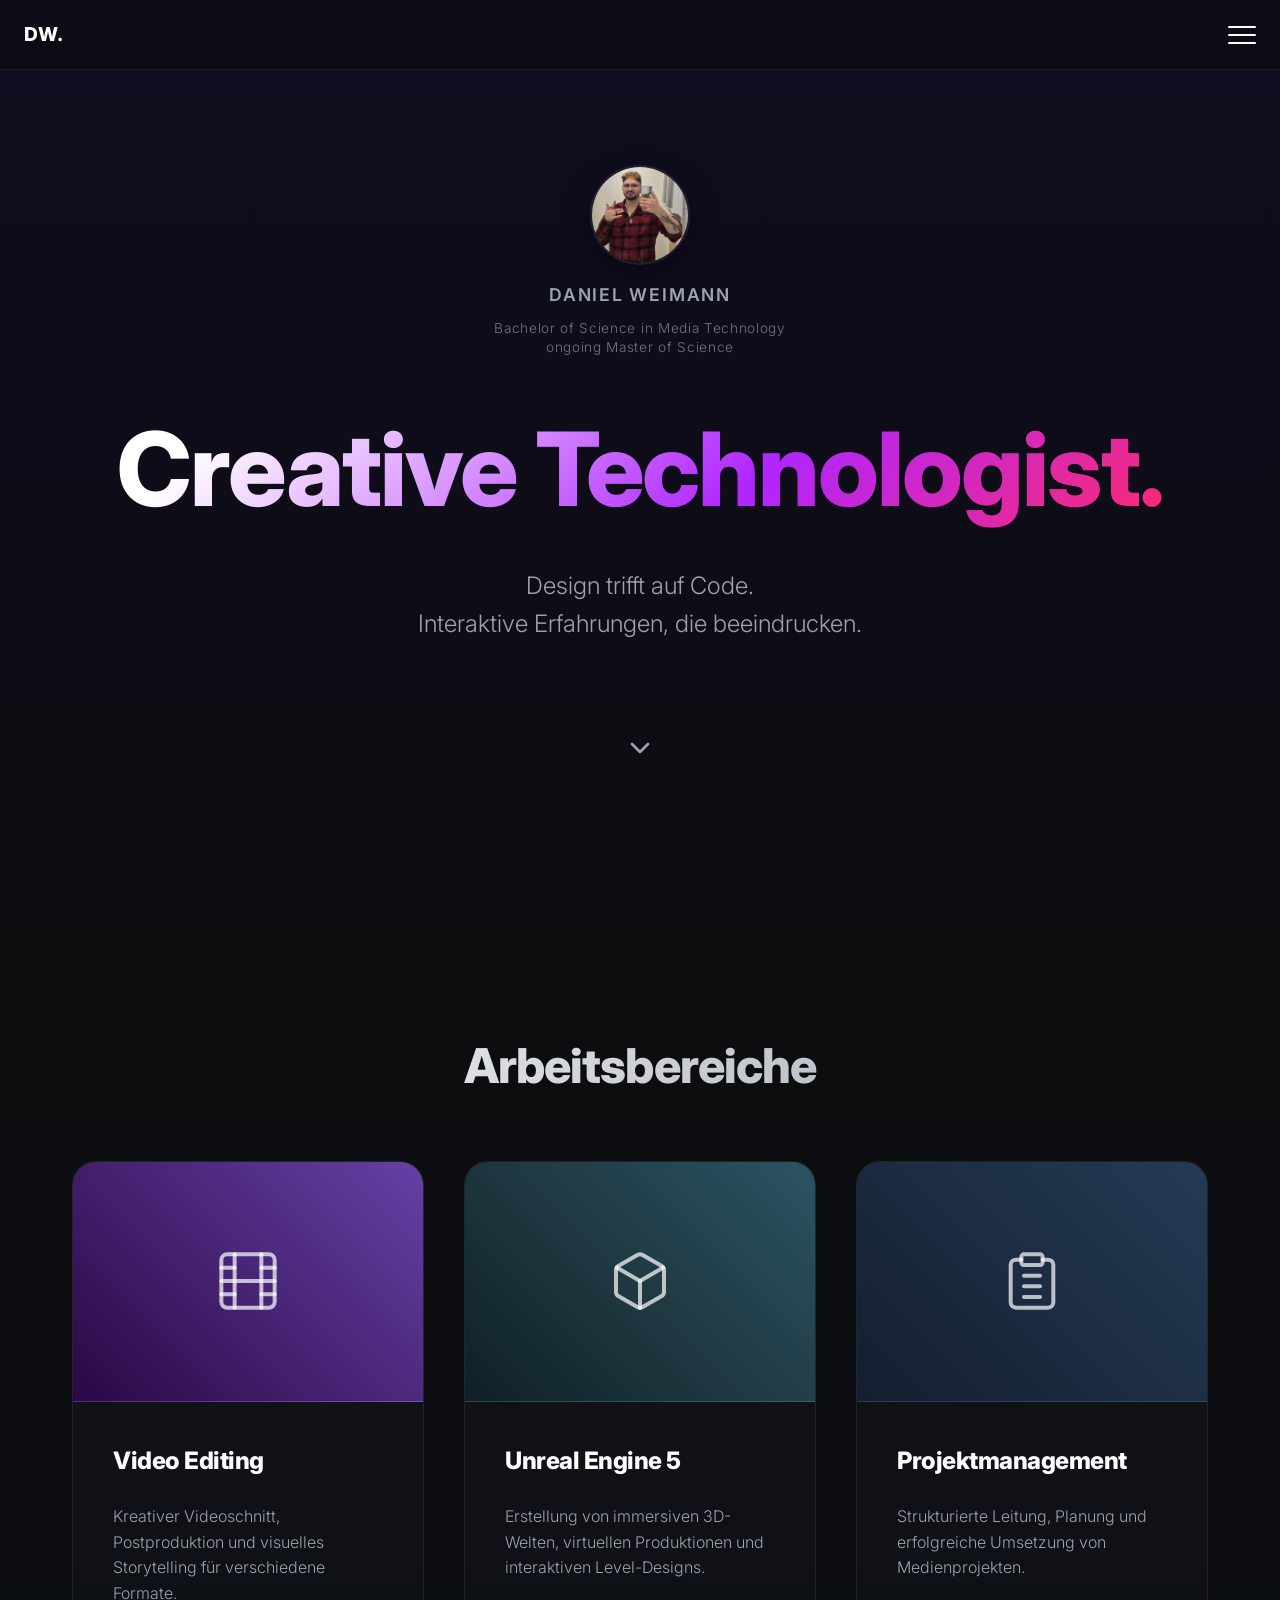
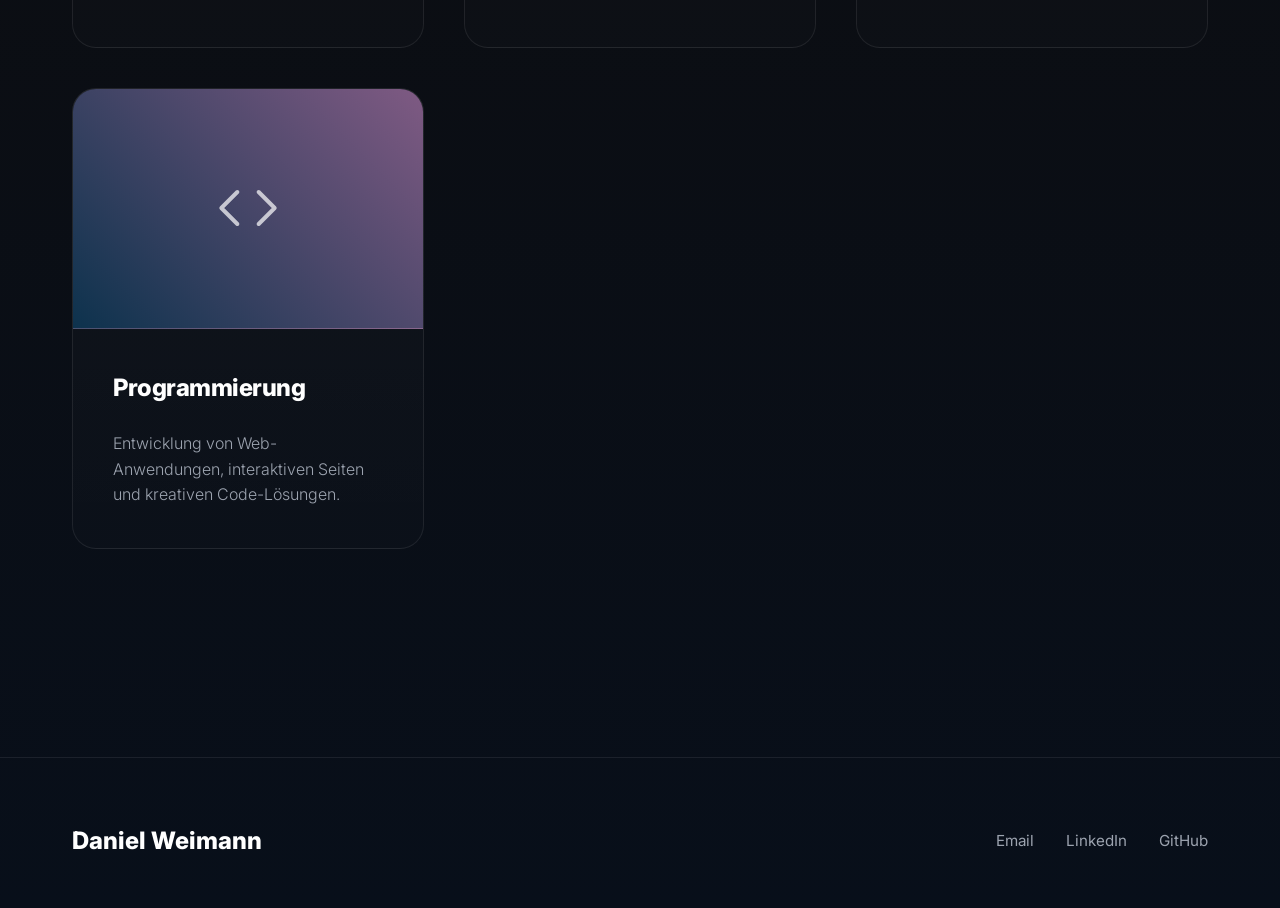
<file: index.html>
<!DOCTYPE html>
<html lang="de">

<head>
    <meta charset="UTF-8">
    <meta name="viewport" content="width=device-width, initial-scale=1.0">
    <title>Portfolio | Daniel Weimann</title>
    <meta name="description" content="Portfolio of a Creative Technologist">
    <meta name="theme-color" content="#080f1a">
    <meta name="color-scheme" content="dark">
    <link rel="preconnect" href="https://fonts.googleapis.com">
    <link rel="preconnect" href="https://fonts.gstatic.com" crossorigin>
    <link href="https://fonts.googleapis.com/css2?family=Inter:wght@300;400;600;800&display=swap" rel="stylesheet">
    <link rel="stylesheet" href="style.css?v=1.17">
</head>

<body>
    <!-- Navigation -->
    <header class="header">
        <a href="index.html" class="logo">DW.</a>
        <div class="menu-toggle" id="mobile-menu">
            <span class="bar"></span>
            <span class="bar"></span>
            <span class="bar"></span>
        </div>
        <nav class="nav-menu">
            <ul>
                <li><a href="index.html" class="nav-link">Home</a></li>
                <li><a href="index.html#projects" class="nav-link">Projects</a></li>
                <li><a href="contact.html" class="nav-link">Contact</a></li>
            </ul>
        </nav>
    </header>

    <div class="blob blob-1"></div>
    <div class="blob blob-2"></div>

    <main>
        <!-- Hero Section -->
        <section id="hero" class="hero hidden">
            <div class="container hero-content">
                <div class="profile-container">
                    <img src="Bilder/daniel-profilbild.jpg" alt="Daniel Weimann" class="profile-image">
                    <div class="profile-text">
                        <div class="profile-name">Daniel Weimann</div>
                        <div class="profile-degree">Bachelor of Science in Media Technology<br>ongoing Master of Science
                        </div>
                    </div>
                </div>
                <h1 class="hero-title">Creative Technologist.</h1>
                <p class="hero-subtitle">Design trifft auf Code.<br>Interaktive Erfahrungen, die beeindrucken.</p>
                <!-- Scroll indicator -->
                <div class="scroll-indicator">
                    <svg width="32" height="32" viewBox="0 0 24 24" fill="none" stroke="currentColor" stroke-width="2" stroke-linecap="round" stroke-linejoin="round"> <polyline points="6 9 12 15 18 9"></polyline> </svg>
                </div>
            </div>
        </section>


        <!-- Arbeitsbereiche Section -->
        <section id="projects" class="projects-section hidden">
            <div class="container">
                <h2 class="section-title">Arbeitsbereiche</h2>
                <div class="projects-grid">
                    
                    <!-- Card 1: Video Editing -->
                    <div class="project-card glass-panel interactive-card" tabindex="0">
                        <!-- Front View -->
                        <div class="card-front">
                            <div class="card-image-placeholder" style="background: linear-gradient(45deg, #2a0845, #6441A5);">
                                <svg viewBox="0 0 24 24" fill="none" stroke="currentColor" stroke-width="1.5" stroke-linecap="round" stroke-linejoin="round" class="card-icon"> <rect x="2" y="2" width="20" height="20" rx="2.18" ry="2.18"></rect> <line x1="7" y1="2" x2="7" y2="22"></line> <line x1="17" y1="2" x2="17" y2="22"></line> <line x1="2" y1="12" x2="22" y2="12"></line> <line x1="2" y1="7" x2="7" y2="7"></line> <line x1="2" y1="17" x2="7" y2="17"></line> <line x1="17" y1="17" x2="22" y2="17"></line> <line x1="17" y1="7" x2="22" y2="7"></line> </svg>
                            </div>
                            <div class="card-content">
                                <h3>Video Editing</h3>
                                <p>Kreativer Videoschnitt, Postproduktion und visuelles Storytelling für verschiedene Formate.</p>
                            </div>
                        </div>
                        <!-- Details View -->
                        <div class="card-details">
                            <div class="details-header">
                                <h3>Video Editing</h3>
                                <button class="back-btn" aria-label="Zurück">
                                    <svg viewBox="0 0 24 24" fill="none" stroke="currentColor" stroke-width="2" stroke-linecap="round" stroke-linejoin="round"><line x1="18" y1="6" x2="6" y2="18"></line><line x1="6" y1="6" x2="18" y2="18"></line></svg>
                                </button>
                            </div>
                            <div class="details-links">
                                <a href="content-creation.html" class="detail-link">
                                    <span>Content Creation / Social Media</span>
                                    <svg viewBox="0 0 24 24" fill="none" stroke="currentColor" stroke-width="2" stroke-linecap="round" stroke-linejoin="round"><line x1="5" y1="12" x2="19" y2="12"></line><polyline points="12 5 19 12 12 19"></polyline></svg>
                                </a>
                                <a href="commercial-video.html" class="detail-link">
                                    <span>Commercial Video / Brand Content / B2B Imagefilme</span>
                                    <svg viewBox="0 0 24 24" fill="none" stroke="currentColor" stroke-width="2" stroke-linecap="round" stroke-linejoin="round"><line x1="5" y1="12" x2="19" y2="12"></line><polyline points="12 5 19 12 12 19"></polyline></svg>
                                </a>
                            </div>
                        </div>
                    </div>

                    <!-- Card 2: Unreal Engine 5 -->
                    <div class="project-card glass-panel interactive-card" tabindex="0">
                        <!-- Front View -->
                        <div class="card-front">
                            <div class="card-image-placeholder" style="background: linear-gradient(45deg, #0f2027, #203a43, #2c5364);">
                                <svg viewBox="0 0 24 24" fill="none" stroke="currentColor" stroke-width="1.5" stroke-linecap="round" stroke-linejoin="round" class="card-icon"> <path d="M21 16V8a2 2 0 0 0-1-1.73l-7-4a2 2 0 0 0-2 0l-7 4A2 2 0 0 0 3 8v8a2 2 0 0 0 1 1.73l7 4a2 2 0 0 0 2 0l7-4A2 2 0 0 0 21 16z"></path> <polyline points="3.27 6.96 12 12.01 20.73 6.96"></polyline> <line x1="12" y1="22.08" x2="12" y2="12"></line> </svg>
                            </div>
                            <div class="card-content">
                                <h3>Unreal Engine 5</h3>
                                <p>Erstellung von immersiven 3D-Welten, virtuellen Produktionen und interaktiven Level-Designs.</p>
                            </div>
                        </div>
                        <!-- Details View -->
                        <div class="card-details">
                            <div class="details-header">
                                <h3>Unreal Engine 5</h3>
                                <button class="back-btn" aria-label="Zurück">
                                    <svg viewBox="0 0 24 24" fill="none" stroke="currentColor" stroke-width="2" stroke-linecap="round" stroke-linejoin="round"><line x1="18" y1="6" x2="6" y2="18"></line><line x1="6" y1="6" x2="18" y2="18"></line></svg>
                                </button>
                            </div>
                            <div class="details-links">
                                <a href="unreal-artist.html" class="detail-link">
                                    <span>Unreal Engine Artist / Level Builder</span>
                                    <svg viewBox="0 0 24 24" fill="none" stroke="currentColor" stroke-width="2" stroke-linecap="round" stroke-linejoin="round"><line x1="5" y1="12" x2="19" y2="12"></line><polyline points="12 5 19 12 12 19"></polyline></svg>
                                </a>
                                <a href="unreal-operator.html" class="detail-link">
                                    <span>Unreal Engine Operator</span>
                                    <svg viewBox="0 0 24 24" fill="none" stroke="currentColor" stroke-width="2" stroke-linecap="round" stroke-linejoin="round"><line x1="5" y1="12" x2="19" y2="12"></line><polyline points="12 5 19 12 12 19"></polyline></svg>
                                </a>
                            </div>
                        </div>
                    </div>

                    <!-- Card 3: Projektmanagement (Simple Link) -->
                    <a href="projektmanagement.html" class="project-card glass-panel simple-link-card">
                        <div class="card-front">
                            <div class="card-image-placeholder" style="background: linear-gradient(45deg, #141e30, #243b55);">
                                <svg viewBox="0 0 24 24" fill="none" stroke="currentColor" stroke-width="1.5" stroke-linecap="round" stroke-linejoin="round" class="card-icon"> <path d="M16 4h2a2 2 0 0 1 2 2v14a2 2 0 0 1-2 2H6a2 2 0 0 1-2-2V6a2 2 0 0 1 2-2h2"></path> <rect x="8" y="2" width="8" height="4" rx="1" ry="1"></rect> <path d="M9 14h6"></path> <path d="M9 18h6"></path> <path d="M9 10h6"></path> </svg>
                            </div>
                            <div class="card-content">
                                <h3>Projektmanagement</h3>
                                <p>Strukturierte Leitung, Planung und erfolgreiche Umsetzung von Medienprojekten.</p>
                            </div>
                        </div>
                    </a>

                    <!-- Card 4: Programmierung -->
                    <div class="project-card glass-panel interactive-card" tabindex="0">
                        <!-- Front View -->
                        <div class="card-front">
                            <div class="card-image-placeholder" style="background: linear-gradient(45deg, #0d324d, #7f5a83);">
                                <svg viewBox="0 0 24 24" fill="none" stroke="currentColor" stroke-width="1.5" stroke-linecap="round" stroke-linejoin="round" class="card-icon"> <polyline points="16 18 22 12 16 6"></polyline> <polyline points="8 6 2 12 8 18"></polyline> </svg>
                            </div>
                            <div class="card-content">
                                <h3>Programmierung</h3>
                                <p>Entwicklung von Web-Anwendungen, interaktiven Seiten und kreativen Code-Lösungen.</p>
                            </div>
                        </div>
                        <!-- Details View -->
                        <div class="card-details">
                            <div class="details-header">
                                <h3>Programmierung</h3>
                                <button class="back-btn" aria-label="Zurück">
                                    <svg viewBox="0 0 24 24" fill="none" stroke="currentColor" stroke-width="2" stroke-linecap="round" stroke-linejoin="round"><line x1="18" y1="6" x2="6" y2="18"></line><line x1="6" y1="6" x2="18" y2="18"></line></svg>
                                </button>
                            </div>
                            <div class="details-links">
                                <a href="programming-website.html" class="detail-link">
                                    <span>Portfolio Website</span>
                                    <svg viewBox="0 0 24 24" fill="none" stroke="currentColor" stroke-width="2" stroke-linecap="round" stroke-linejoin="round"><line x1="5" y1="12" x2="19" y2="12"></line><polyline points="12 5 19 12 12 19"></polyline></svg>
                                </a>
                                <a href="programming-minecraft.html" class="detail-link">
                                    <span>Minecraft Mod (Python)</span>
                                    <svg viewBox="0 0 24 24" fill="none" stroke="currentColor" stroke-width="2" stroke-linecap="round" stroke-linejoin="round"><line x1="5" y1="12" x2="19" y2="12"></line><polyline points="12 5 19 12 12 19"></polyline></svg>
                                </a>
                            </div>
                        </div>
                    </div>

                </div>
            </div>
        </section>


    </main>

    <!-- Footer -->
    <footer class="site-footer hidden">
        <div class="container footer-content">
            <div class="footer-logo">Daniel Weimann</div>
            <div class="footer-links">
                <a href="contact.html">Email</a>
                <a href="https://www.linkedin.com/in/daniel-weimann-7b45323ba/" target="_blank"
                    rel="noopener noreferrer">LinkedIn</a>
                <a href="#">GitHub</a>
            </div>
        </div>
    </footer>

    <script src="script.js?v=1.17"></script>
</body>

</html>
</file>
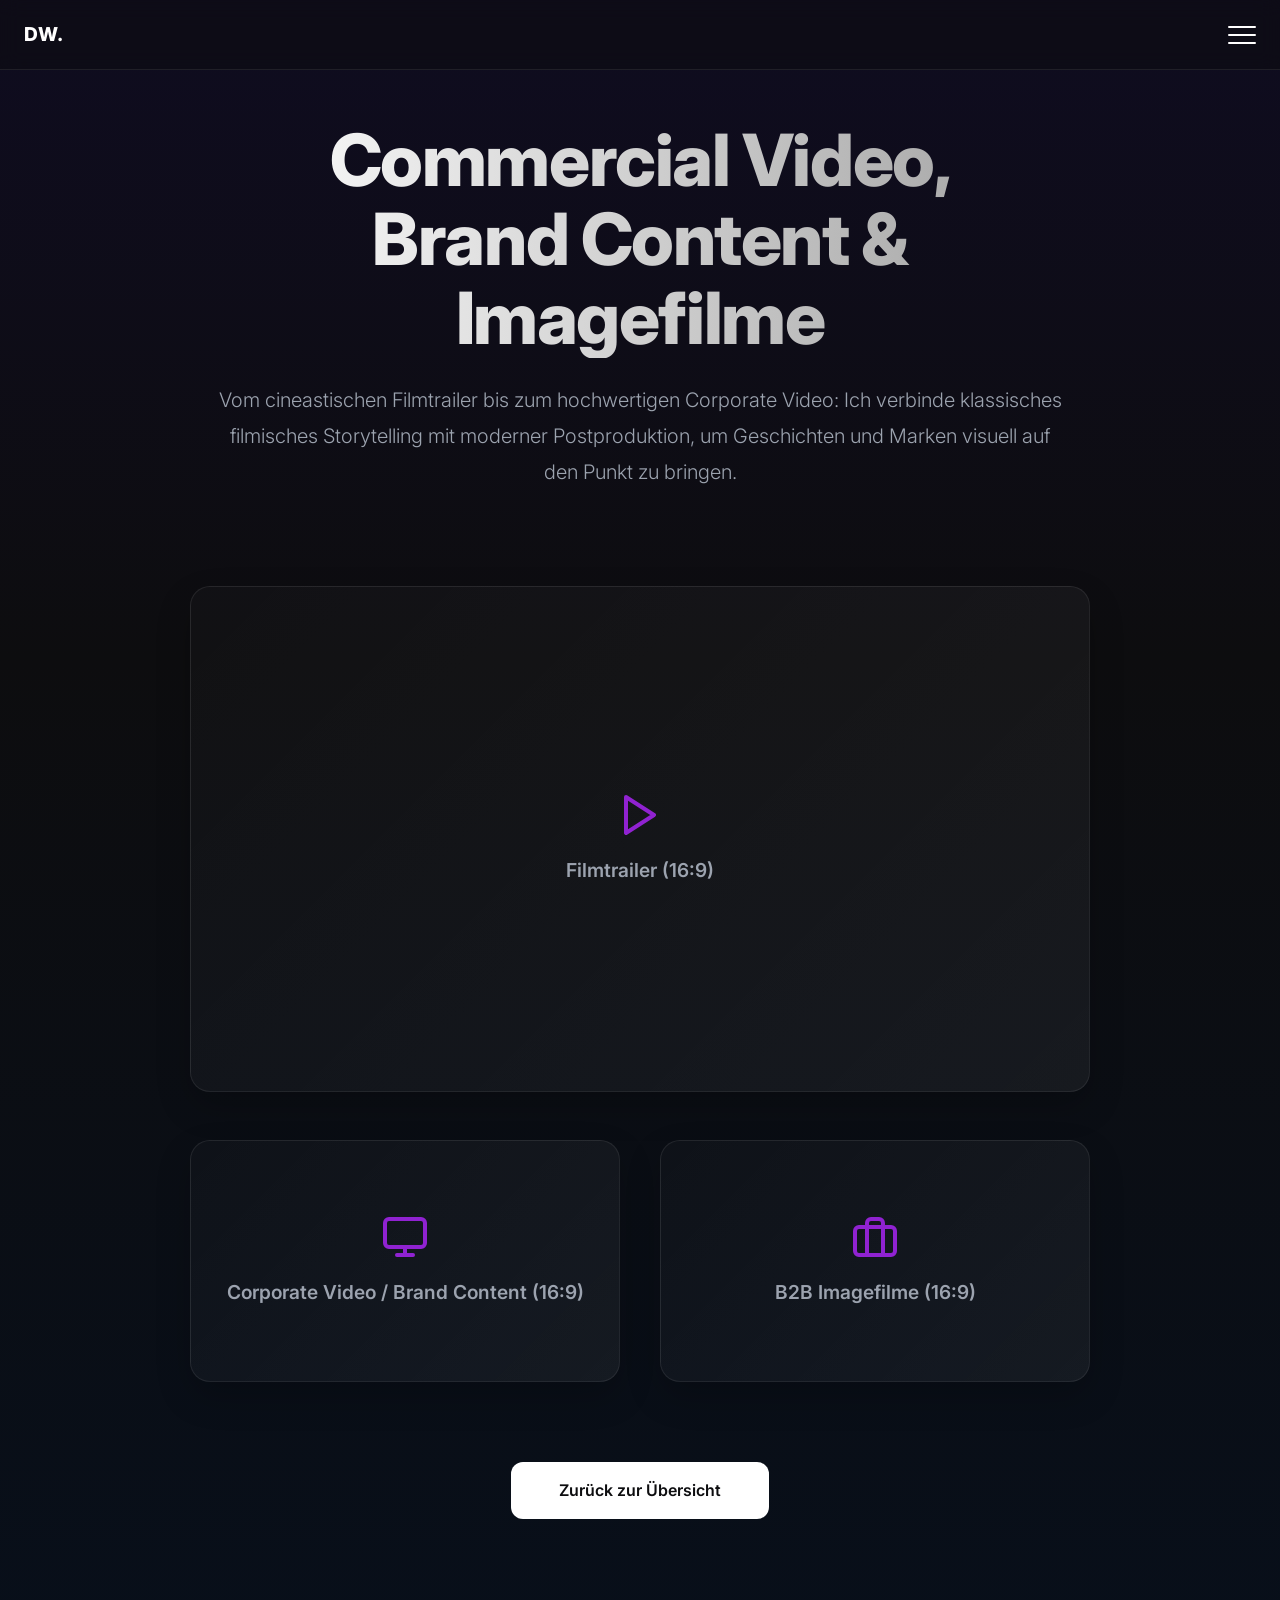
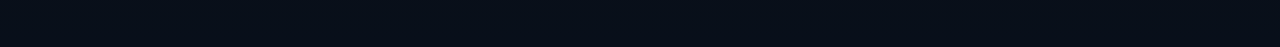
<file: commercial-video.html>
<!DOCTYPE html>
<html lang="de">

<head>
    <meta charset="UTF-8">
    <meta name="viewport" content="width=device-width, initial-scale=1.0">
    <title>Details | Daniel Weimann</title>
    <meta name="theme-color" content="#080f1a">
    <link rel="preconnect" href="https://fonts.googleapis.com">
    <link rel="preconnect" href="https://fonts.gstatic.com" crossorigin>
    <link href="https://fonts.googleapis.com/css2?family=Inter:wght@300;400;600;800&display=swap" rel="stylesheet">
    <link rel="stylesheet" href="style.css?v=1.13">
</head>

<body class="centered-layout">
    <!-- Navigation -->
    <header class="header">
        <a href="index.html" class="logo">DW.</a>
        <div class="menu-toggle" id="mobile-menu">
            <span class="bar"></span>
            <span class="bar"></span>
            <span class="bar"></span>
        </div>
        <nav class="nav-menu">
            <ul>
                <li><a href="index.html" class="nav-link">Home</a></li>
                <li><a href="index.html#projects" class="nav-link">Arbeitsbereiche</a></li>
                <li><a href="contact.html" class="nav-link">Contact</a></li>
            </ul>
        </nav>
    </header>

    <div class="blob blob-1"></div>
    <div class="blob blob-2"></div>

    <main>
        <section class="detail-hero">
            <h1 class="detail-title">Commercial Video,<br>Brand Content & Imagefilme</h1>
            <p class="detail-subtitle">Vom cineastischen Filmtrailer bis zum hochwertigen Corporate Video: Ich verbinde klassisches filmisches Storytelling mit moderner Postproduktion, um Geschichten und Marken visuell auf den Punkt zu bringen.</p>
        </section>

        <section class="video-showcase">
            <!-- 16:9 Filmtrailer Placeholder -->
            <div class="video-placeholder video-16-9">
                <svg viewBox="0 0 24 24" fill="none" stroke="currentColor" stroke-width="2" stroke-linecap="round" stroke-linejoin="round"> <polygon points="5 3 19 12 5 21 5 3"></polygon> </svg>
                <span>Filmtrailer (16:9)</span>
            </div>

            <!-- Two 16:9 Half Placeholders -->
            <div class="shorts-container">
                <div class="video-placeholder video-16-9-half">
                    <svg viewBox="0 0 24 24" fill="none" stroke="currentColor" stroke-width="2" stroke-linecap="round" stroke-linejoin="round"> <rect x="2" y="3" width="20" height="14" rx="2" ry="2"></rect> <line x1="8" y1="21" x2="16" y2="21"></line> <line x1="12" y1="17" x2="12" y2="21"></line> </svg>
                    <span>Corporate Video / Brand Content (16:9)</span>
                </div>
                <div class="video-placeholder video-16-9-half">
                    <svg viewBox="0 0 24 24" fill="none" stroke="currentColor" stroke-width="2" stroke-linecap="round" stroke-linejoin="round"> <rect x="2" y="7" width="20" height="14" rx="2" ry="2"></rect> <path d="M16 21V5a2 2 0 0 0-2-2h-4a2 2 0 0 0-2 2v16"></path> </svg>
                    <span>B2B Imagefilme (16:9)</span>
                </div>
            </div>

            <a href="index.html#projects" class="submit-btn" style="text-decoration: none; display: inline-block; width: auto; padding: 1rem 3rem; margin-top: 2rem;">Zurück zur Übersicht</a>
        </section>
    </main>

    <script src="script.js?v=1.13"></script>
</body>

</html>
</file>
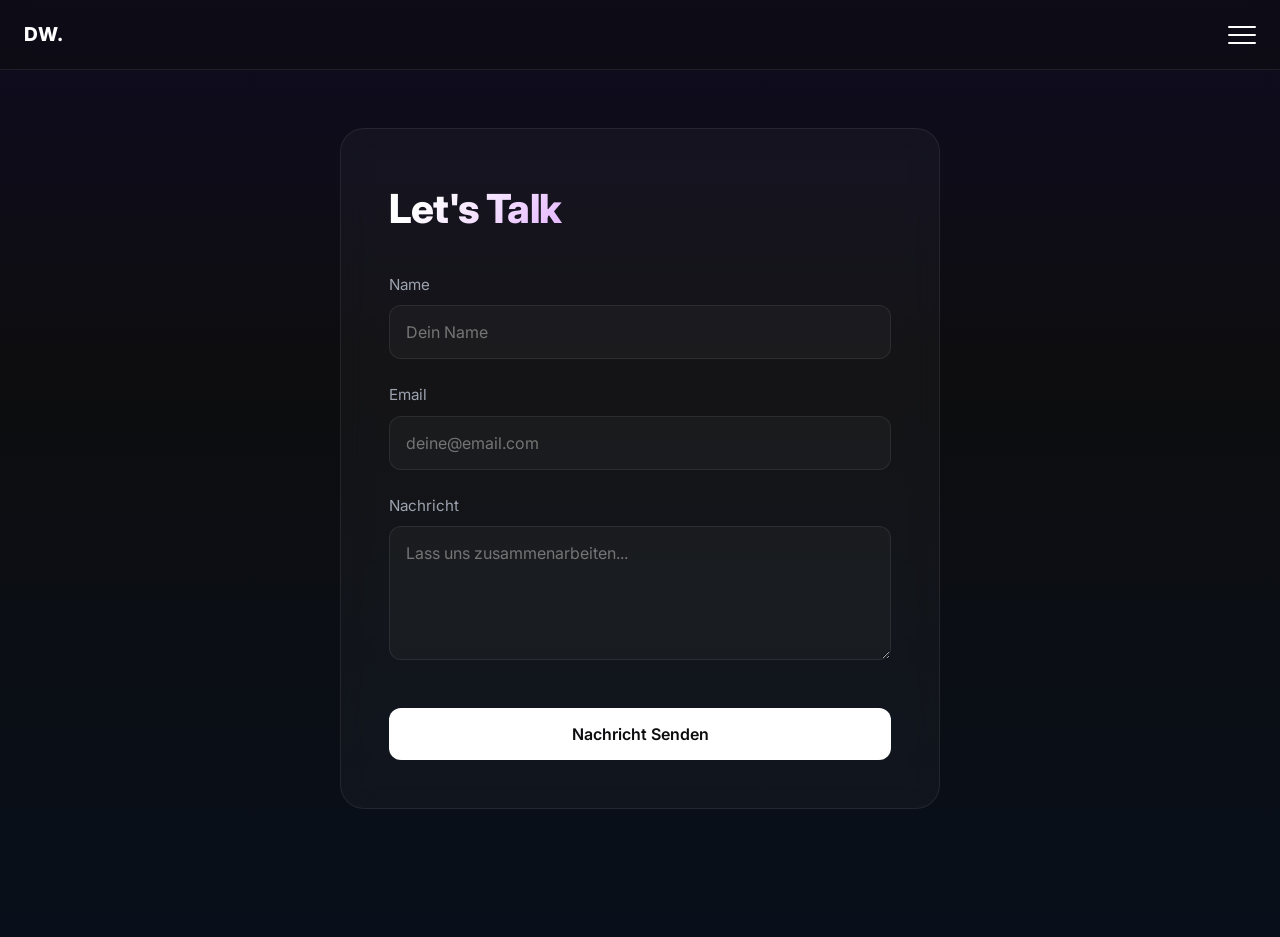
<file: contact.html>
<!DOCTYPE html>
<html lang="de">

<head>
    <meta charset="UTF-8">
    <meta name="viewport" content="width=device-width, initial-scale=1.0">
    <title>Contact | Daniel Weimann</title>
    <meta name="description" content="Contact Daniel Weimann - Creative Technologist">
    <meta name="theme-color" content="#080f1a">
    <meta name="color-scheme" content="dark">
    <link rel="preconnect" href="https://fonts.googleapis.com">
    <link rel="preconnect" href="https://fonts.gstatic.com" crossorigin>
    <link href="https://fonts.googleapis.com/css2?family=Inter:wght@300;400;600;800&display=swap" rel="stylesheet">
    <link rel="stylesheet" href="style.css?v=1.2">
</head>

<body class="centered-layout">
    <!-- Navigation -->
    <header class="header">
        <a href="index.html" class="logo">DW.</a>
        <div class="menu-toggle" id="mobile-menu">
            <span class="bar"></span>
            <span class="bar"></span>
            <span class="bar"></span>
        </div>
        <nav class="nav-menu">
            <ul>
                <li><a href="index.html" class="nav-link">Home</a></li>
                <li><a href="index.html#projects" class="nav-link">Projects</a></li>
                <li><a href="contact.html" class="nav-link">Contact</a></li>
            </ul>
        </nav>
    </header>

    <div class="blob blob-1"></div>
    <div class="blob blob-2"></div>

    <main>
        <section class="contact-section">
            <div class="container">
                <div class="contact-card glass-panel">
                    <h1 class="contact-title">Let's Talk</h1>
                    <form action="https://formsubmit.co/danielweimann18@gmail.com" method="POST" class="contact-form">
                        <input type="text" name="_honey" style="display:none">
                        <input type="hidden" name="_captcha" value="false">
                        <input type="hidden" name="_next" value="#">

                        <div class="form-group">
                            <label for="name">Name</label>
                            <input type="text" id="name" name="name" class="form-input" required placeholder="Dein Name">
                        </div>
                        <div class="form-group">
                            <label for="email">Email</label>
                            <input type="email" id="email" name="email" class="form-input" required
                                placeholder="deine@email.com">
                        </div>
                        <div class="form-group">
                            <label for="message">Nachricht</label>
                            <textarea id="message" name="message" rows="5" class="form-input" required
                                placeholder="Lass uns zusammenarbeiten..."></textarea>
                        </div>
                        <button type="submit" class="submit-btn" style="margin-top: 1rem;">Nachricht Senden</button>
                    </form>
                </div>
            </div>
        </section>
    </main>

    <script src="script.js?v=1.2"></script>
</body>

</html>
</file>
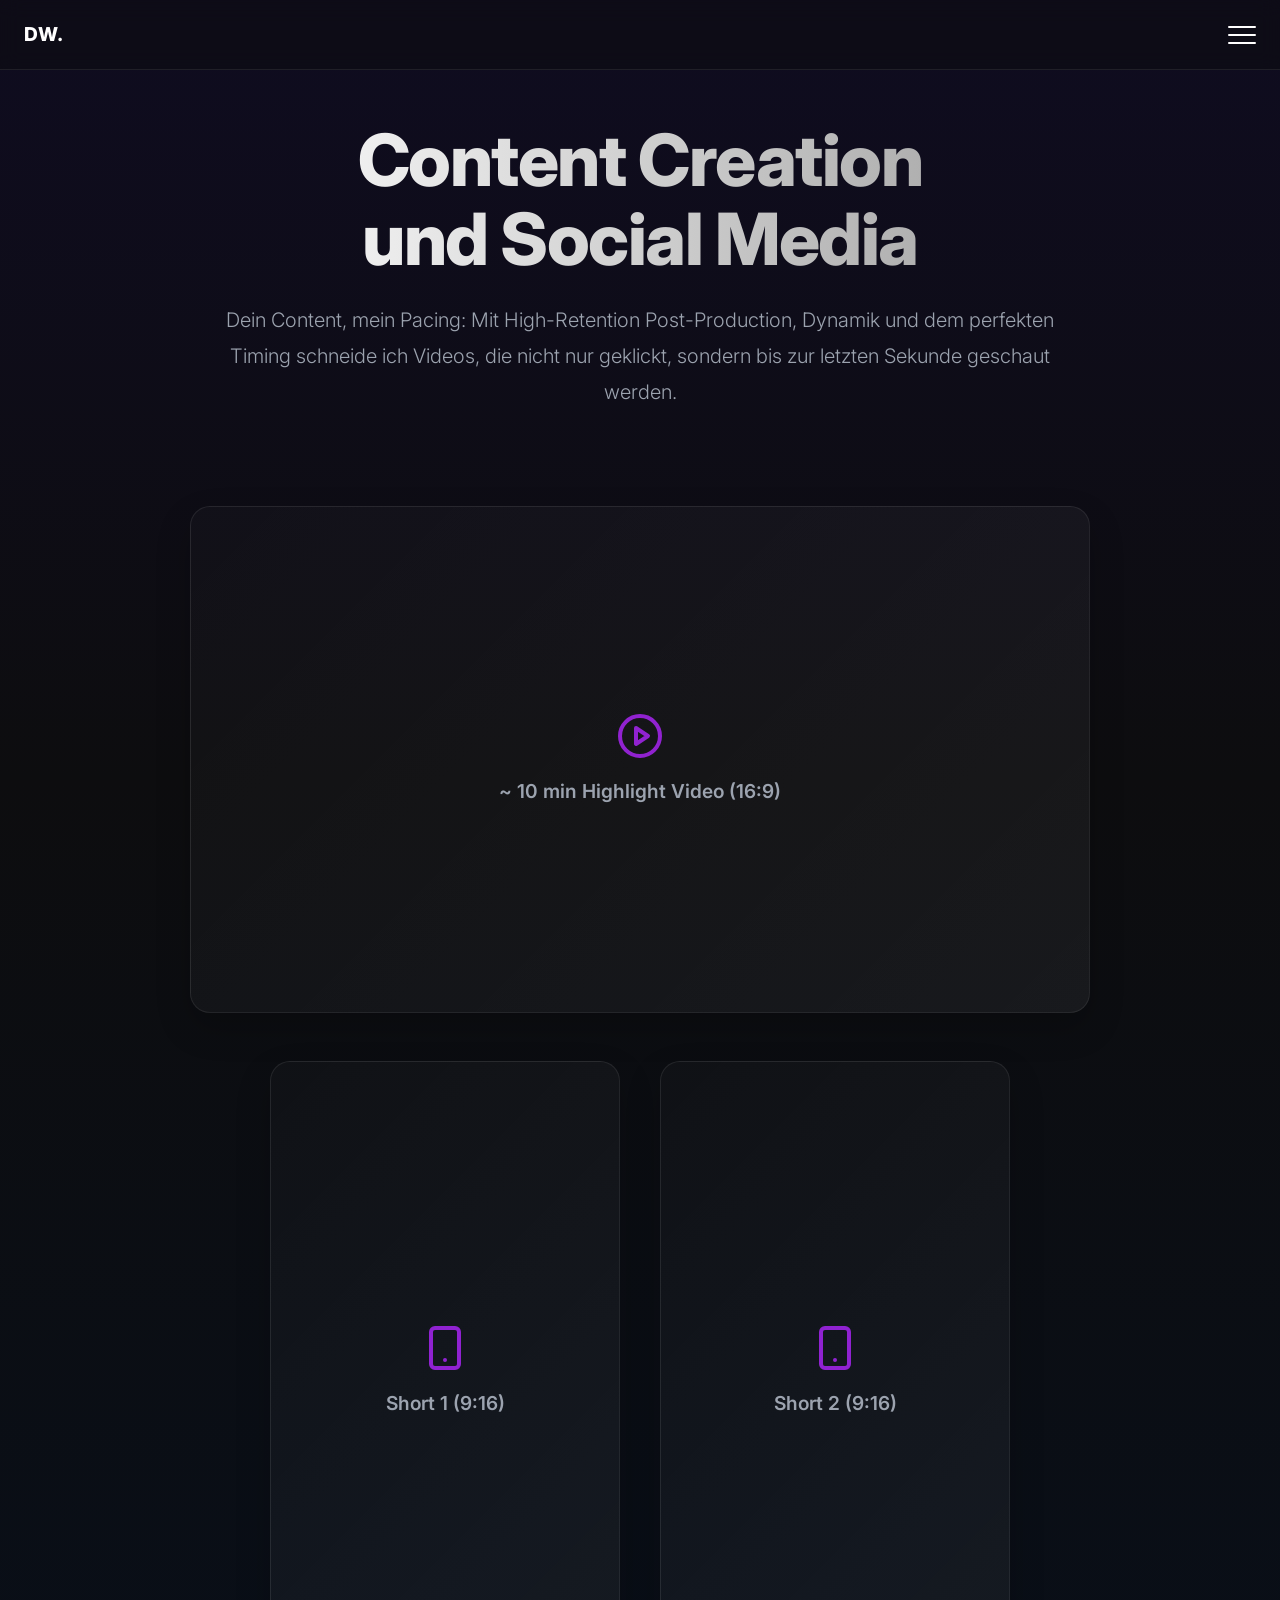
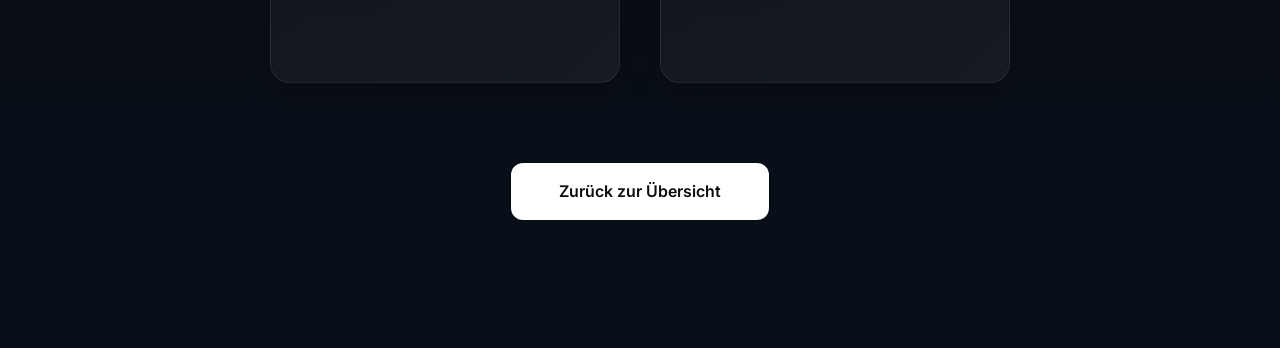
<file: content-creation.html>
<!DOCTYPE html>
<html lang="de">

<head>
    <meta charset="UTF-8">
    <meta name="viewport" content="width=device-width, initial-scale=1.0">
    <title>Details | Daniel Weimann</title>
    <meta name="theme-color" content="#080f1a">
    <link rel="preconnect" href="https://fonts.googleapis.com">
    <link rel="preconnect" href="https://fonts.gstatic.com" crossorigin>
    <link href="https://fonts.googleapis.com/css2?family=Inter:wght@300;400;600;800&display=swap" rel="stylesheet">
    <link rel="stylesheet" href="style.css?v=1.12">
</head>

<body class="centered-layout">
    <!-- Navigation -->
    <header class="header">
        <a href="index.html" class="logo">DW.</a>
        <div class="menu-toggle" id="mobile-menu">
            <span class="bar"></span>
            <span class="bar"></span>
            <span class="bar"></span>
        </div>
        <nav class="nav-menu">
            <ul>
                <li><a href="index.html" class="nav-link">Home</a></li>
                <li><a href="index.html#projects" class="nav-link">Arbeitsbereiche</a></li>
                <li><a href="contact.html" class="nav-link">Contact</a></li>
            </ul>
        </nav>
    </header>

    <div class="blob blob-1"></div>
    <div class="blob blob-2"></div>

    <main>
        <section class="detail-hero">
            <h1 class="detail-title">Content Creation<br>und Social Media</h1>
            <p class="detail-subtitle">Dein Content, mein Pacing: Mit High-Retention Post-Production, Dynamik und dem perfekten Timing schneide ich Videos, die nicht nur geklickt, sondern bis zur letzten Sekunde geschaut werden.</p>
        </section>

        <section class="video-showcase">
            <!-- 16:9 Highlight Video Placeholder -->
            <div class="video-placeholder video-16-9">
                <svg viewBox="0 0 24 24" fill="none" stroke="currentColor" stroke-width="2" stroke-linecap="round" stroke-linejoin="round"> <circle cx="12" cy="12" r="10"></circle> <polygon points="10 8 16 12 10 16 10 8"></polygon> </svg>
                <span>~ 10 min Highlight Video (16:9)</span>
            </div>

            <!-- 9:16 Shorts Container -->
            <div class="shorts-container">
                <div class="video-placeholder video-9-16">
                    <svg viewBox="0 0 24 24" fill="none" stroke="currentColor" stroke-width="2" stroke-linecap="round" stroke-linejoin="round"> <rect x="5" y="2" width="14" height="20" rx="2" ry="2"></rect> <line x1="12" y1="18" x2="12.01" y2="18"></line> </svg>
                    <span>Short 1 (9:16)</span>
                </div>
                <div class="video-placeholder video-9-16">
                    <svg viewBox="0 0 24 24" fill="none" stroke="currentColor" stroke-width="2" stroke-linecap="round" stroke-linejoin="round"> <rect x="5" y="2" width="14" height="20" rx="2" ry="2"></rect> <line x1="12" y1="18" x2="12.01" y2="18"></line> </svg>
                    <span>Short 2 (9:16)</span>
                </div>
            </div>

            <a href="index.html#projects" class="submit-btn" style="text-decoration: none; display: inline-block; width: auto; padding: 1rem 3rem; margin-top: 2rem;">Zurück zur Übersicht</a>
        </section>
    </main>

    <script src="script.js?v=1.12"></script>
</body>

</html>
</file>
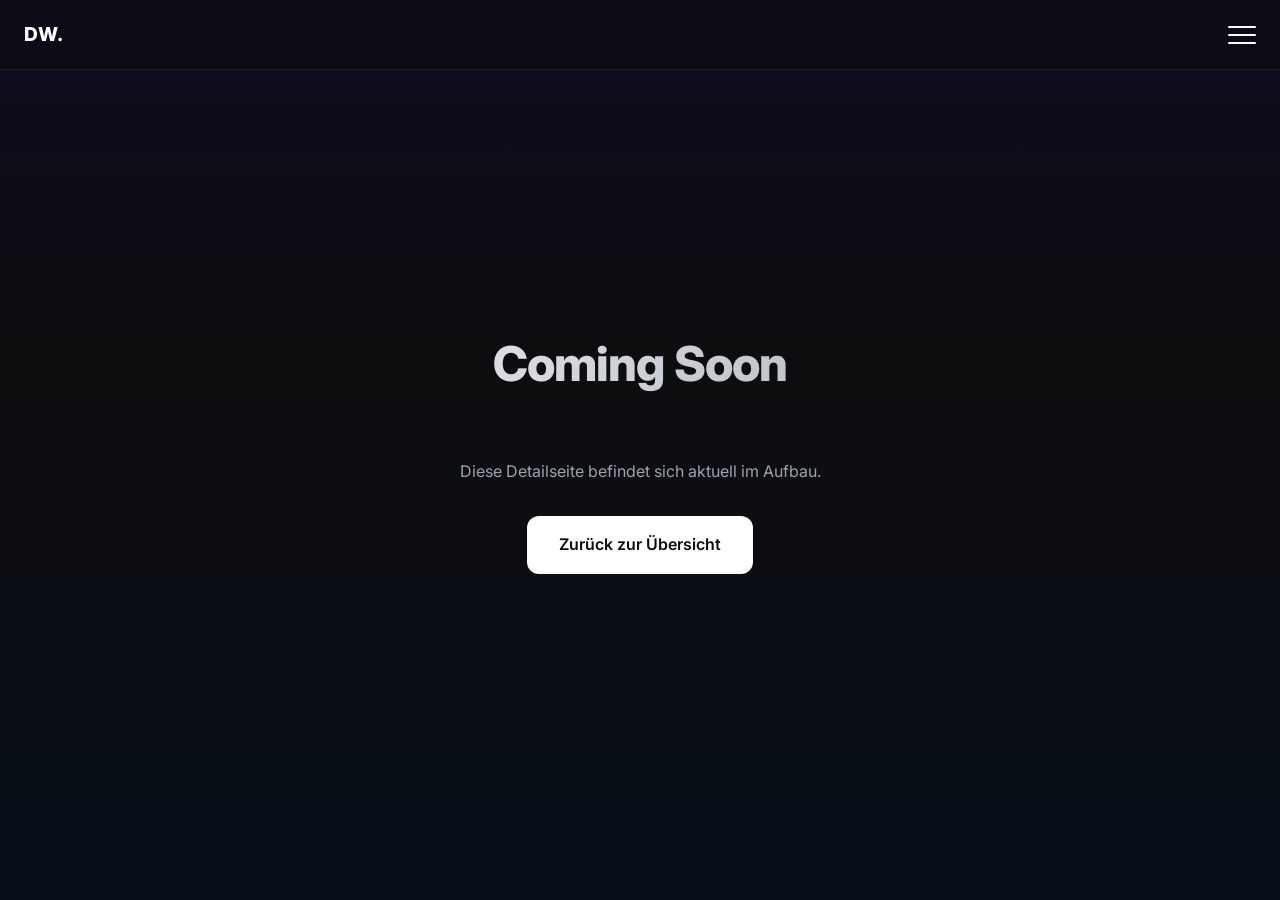
<file: placeholder.html>
<!DOCTYPE html>
<html lang="de">

<head>
    <meta charset="UTF-8">
    <meta name="viewport" content="width=device-width, initial-scale=1.0">
    <title>Details | Daniel Weimann</title>
    <meta name="theme-color" content="#080f1a">
    <link rel="preconnect" href="https://fonts.googleapis.com">
    <link rel="preconnect" href="https://fonts.gstatic.com" crossorigin>
    <link href="https://fonts.googleapis.com/css2?family=Inter:wght@300;400;600;800&display=swap" rel="stylesheet">
    <link rel="stylesheet" href="style.css?v=1.2">
</head>

<body class="centered-layout">
    <!-- Navigation -->
    <header class="header">
        <a href="index.html" class="logo">DW.</a>
        <div class="menu-toggle" id="mobile-menu">
            <span class="bar"></span>
            <span class="bar"></span>
            <span class="bar"></span>
        </div>
        <nav class="nav-menu">
            <ul>
                <li><a href="index.html" class="nav-link">Home</a></li>
                <li><a href="index.html#projects" class="nav-link">Arbeitsbereiche</a></li>
                <li><a href="contact.html" class="nav-link">Contact</a></li>
            </ul>
        </nav>
    </header>

    <div class="blob blob-1"></div>
    <div class="blob blob-2"></div>

    <main>
        <section class="contact-section">
            <div class="container" style="text-align: center;">
                <h1 class="section-title">Coming Soon</h1>
                <p style="color: var(--text-secondary); margin-bottom: 2rem;">Diese Detailseite befindet sich aktuell im Aufbau.</p>
                <a href="index.html#projects" class="submit-btn" style="text-decoration: none; display: inline-block; width: auto; padding: 1rem 2rem;">Zurück zur Übersicht</a>
            </div>
        </section>
    </main>

    <script src="script.js?v=1.2"></script>
</body>

</html>
</file>
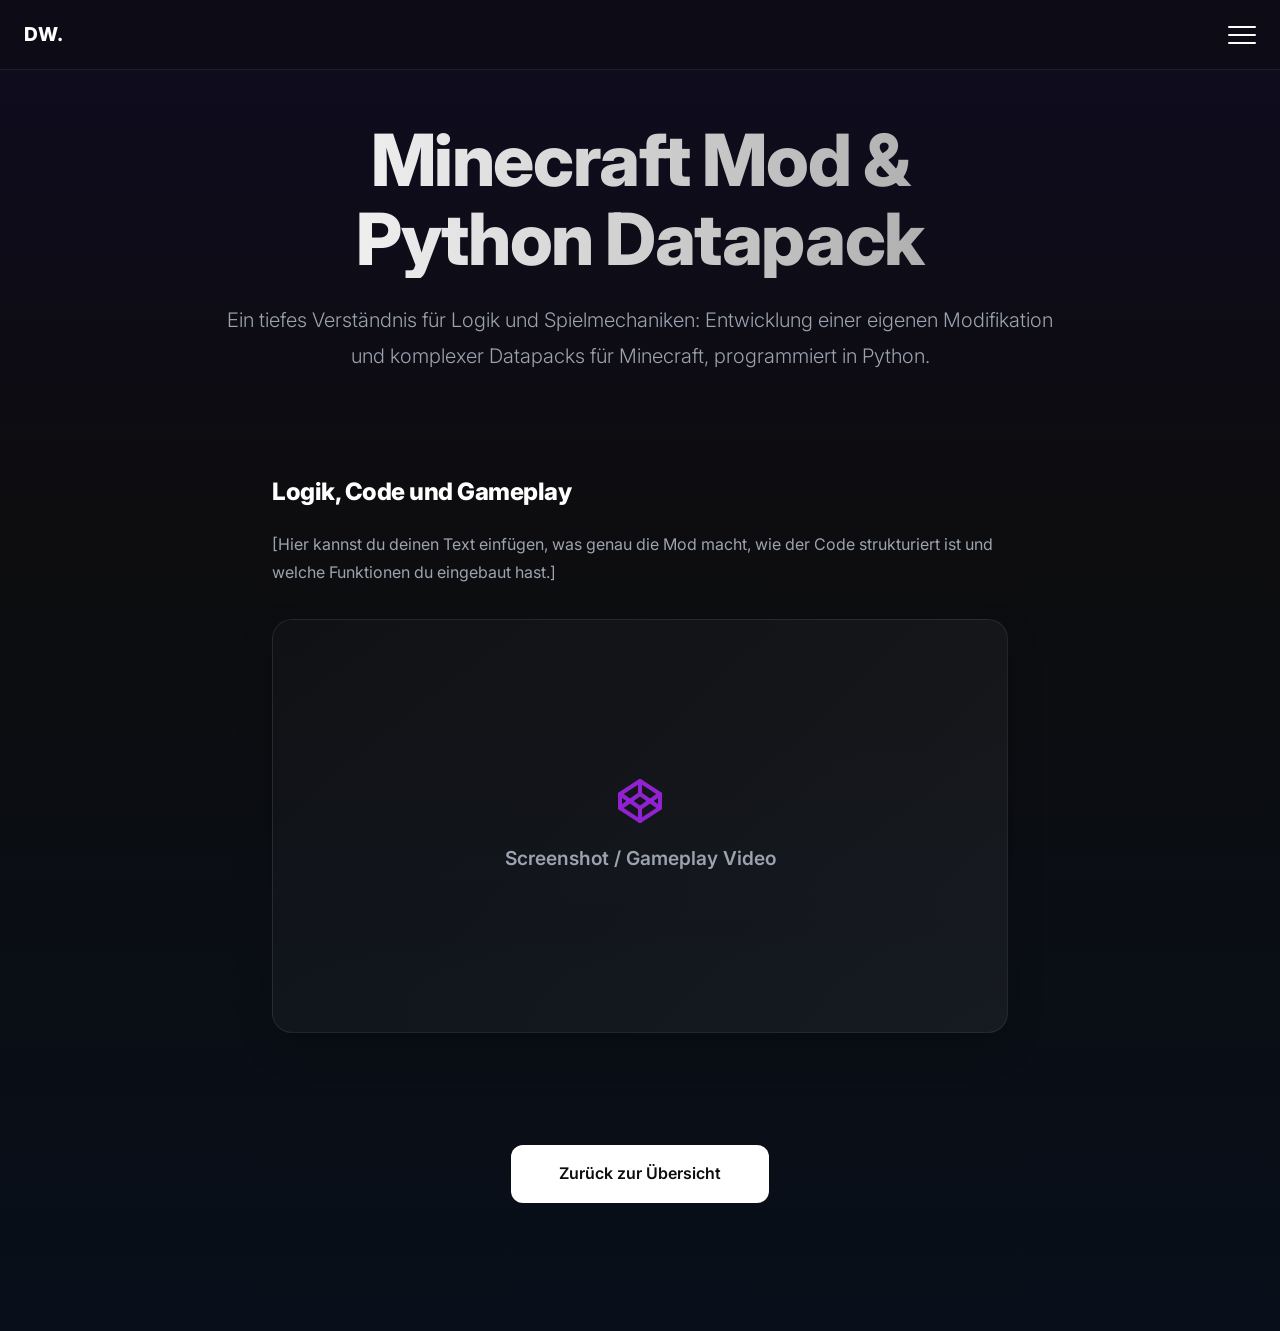
<file: programming-minecraft.html>
<!DOCTYPE html>
<html lang="de">

<head>
    <meta charset="UTF-8">
    <meta name="viewport" content="width=device-width, initial-scale=1.0">
    <title>Details | Daniel Weimann</title>
    <meta name="theme-color" content="#080f1a">
    <link rel="preconnect" href="https://fonts.googleapis.com">
    <link rel="preconnect" href="https://fonts.gstatic.com" crossorigin>
    <link href="https://fonts.googleapis.com/css2?family=Inter:wght@300;400;600;800&display=swap" rel="stylesheet">
    <link rel="stylesheet" href="style.css?v=1.15">
</head>

<body class="centered-layout">
    <!-- Navigation -->
    <header class="header">
        <a href="index.html" class="logo">DW.</a>
        <div class="menu-toggle" id="mobile-menu">
            <span class="bar"></span>
            <span class="bar"></span>
            <span class="bar"></span>
        </div>
        <nav class="nav-menu">
            <ul>
                <li><a href="index.html" class="nav-link">Home</a></li>
                <li><a href="index.html#projects" class="nav-link">Arbeitsbereiche</a></li>
                <li><a href="contact.html" class="nav-link">Contact</a></li>
            </ul>
        </nav>
    </header>

    <div class="blob blob-1"></div>
    <div class="blob blob-2"></div>

    <main>
        <section class="detail-hero">
            <h1 class="detail-title">Minecraft Mod &<br>Python Datapack</h1>
            <p class="detail-subtitle">Ein tiefes Verständnis für Logik und Spielmechaniken: Entwicklung einer eigenen Modifikation und komplexer Datapacks für Minecraft, programmiert in Python.</p>
        </section>

        <section class="video-showcase">
            <div class="container" style="max-width: 800px; text-align: left; margin: 0 auto; color: var(--text-secondary); line-height: 1.8;">
                <h2 style="color: var(--text-primary); margin-bottom: 1rem;">Logik, Code und Gameplay</h2>
                <p style="margin-bottom: 2rem;">
                    [Hier kannst du deinen Text einfügen, was genau die Mod macht, wie der Code strukturiert ist und welche Funktionen du eingebaut hast.]
                </p>
                <div class="video-placeholder video-16-9" style="margin-bottom: 2rem;">
                    <svg viewBox="0 0 24 24" fill="none" stroke="currentColor" stroke-width="2" stroke-linecap="round" stroke-linejoin="round"> <polygon points="12 2 22 8.5 22 15.5 12 22 2 15.5 2 8.5 12 2"></polygon> <line x1="12" y1="22" x2="12" y2="15.5"></line> <polyline points="22 8.5 12 15.5 2 8.5"></polyline> <polyline points="2 15.5 12 8.5 22 15.5"></polyline> <line x1="12" y1="2" x2="12" y2="8.5"></line> </svg>
                    <span>Screenshot / Gameplay Video</span>
                </div>
            </div>

            <a href="index.html#projects" class="submit-btn" style="text-decoration: none; display: inline-block; width: auto; padding: 1rem 3rem; margin-top: 2rem;">Zurück zur Übersicht</a>
        </section>
    </main>

    <script src="script.js?v=1.15"></script>
</body>

</html>
</file>
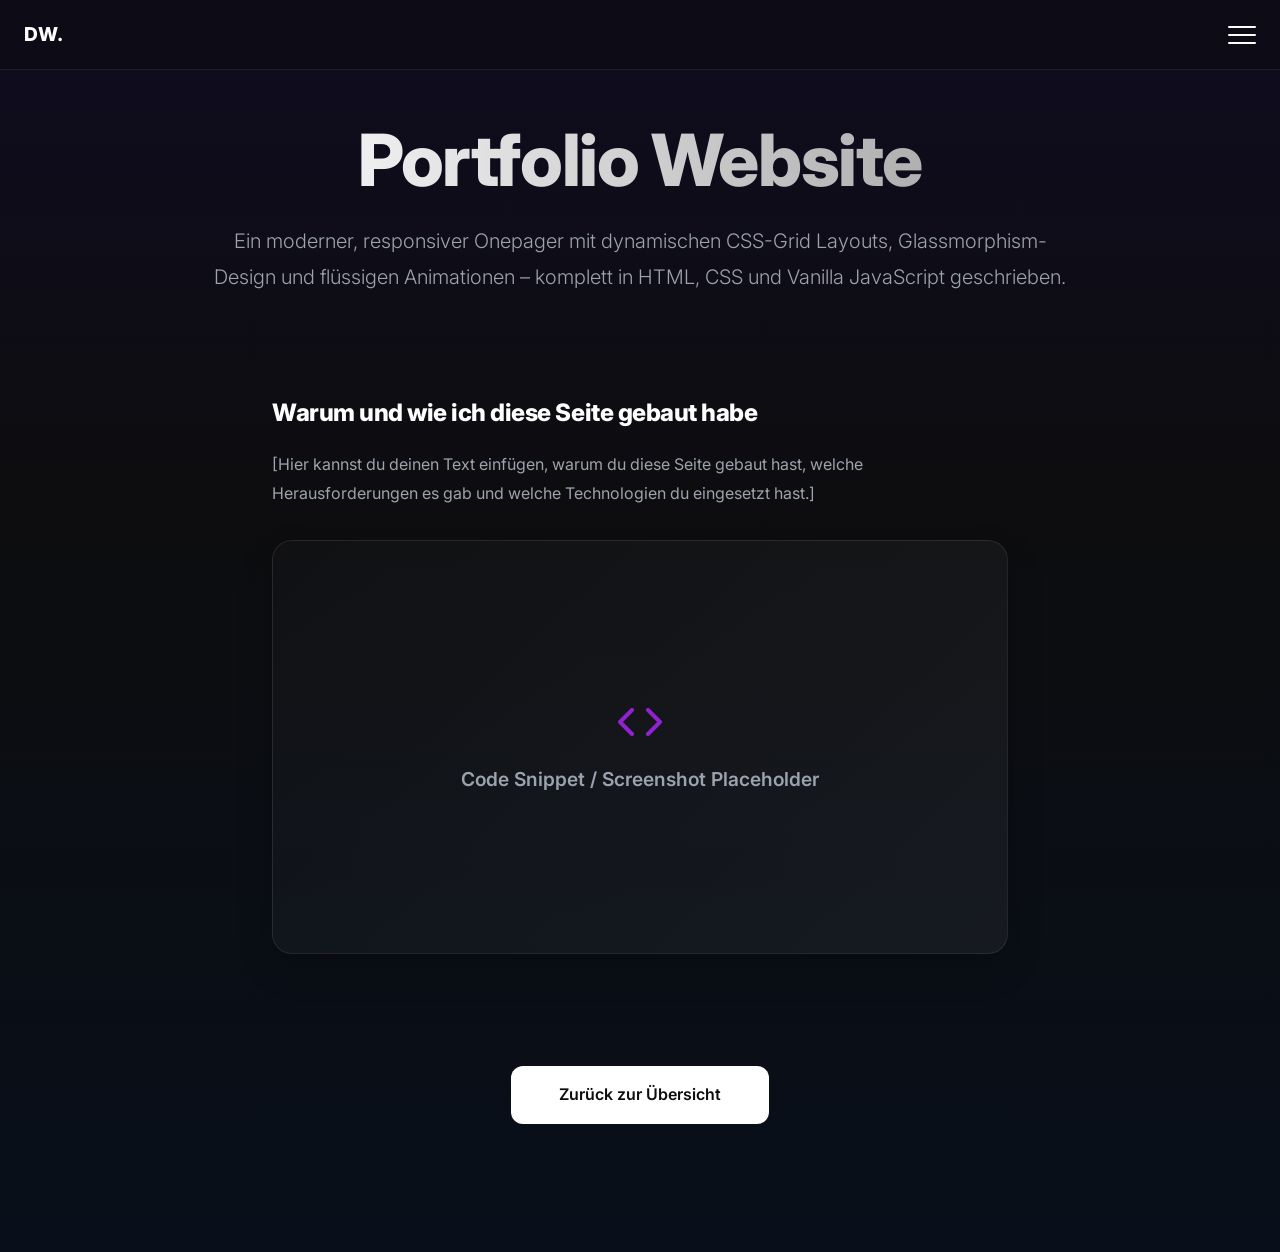
<file: programming-website.html>
<!DOCTYPE html>
<html lang="de">

<head>
    <meta charset="UTF-8">
    <meta name="viewport" content="width=device-width, initial-scale=1.0">
    <title>Details | Daniel Weimann</title>
    <meta name="theme-color" content="#080f1a">
    <link rel="preconnect" href="https://fonts.googleapis.com">
    <link rel="preconnect" href="https://fonts.gstatic.com" crossorigin>
    <link href="https://fonts.googleapis.com/css2?family=Inter:wght@300;400;600;800&display=swap" rel="stylesheet">
    <link rel="stylesheet" href="style.css?v=1.15">
</head>

<body class="centered-layout">
    <!-- Navigation -->
    <header class="header">
        <a href="index.html" class="logo">DW.</a>
        <div class="menu-toggle" id="mobile-menu">
            <span class="bar"></span>
            <span class="bar"></span>
            <span class="bar"></span>
        </div>
        <nav class="nav-menu">
            <ul>
                <li><a href="index.html" class="nav-link">Home</a></li>
                <li><a href="index.html#projects" class="nav-link">Arbeitsbereiche</a></li>
                <li><a href="contact.html" class="nav-link">Contact</a></li>
            </ul>
        </nav>
    </header>

    <div class="blob blob-1"></div>
    <div class="blob blob-2"></div>

    <main>
        <section class="detail-hero">
            <h1 class="detail-title">Portfolio Website</h1>
            <p class="detail-subtitle">Ein moderner, responsiver Onepager mit dynamischen CSS-Grid Layouts, Glassmorphism-Design und flüssigen Animationen – komplett in HTML, CSS und Vanilla JavaScript geschrieben.</p>
        </section>

        <section class="video-showcase">
            <div class="container" style="max-width: 800px; text-align: left; margin: 0 auto; color: var(--text-secondary); line-height: 1.8;">
                <h2 style="color: var(--text-primary); margin-bottom: 1rem;">Warum und wie ich diese Seite gebaut habe</h2>
                <p style="margin-bottom: 2rem;">
                    [Hier kannst du deinen Text einfügen, warum du diese Seite gebaut hast, welche Herausforderungen es gab und welche Technologien du eingesetzt hast.]
                </p>
                <div class="video-placeholder video-16-9" style="margin-bottom: 2rem;">
                    <svg viewBox="0 0 24 24" fill="none" stroke="currentColor" stroke-width="2" stroke-linecap="round" stroke-linejoin="round"> <polyline points="16 18 22 12 16 6"></polyline> <polyline points="8 6 2 12 8 18"></polyline> </svg>
                    <span>Code Snippet / Screenshot Placeholder</span>
                </div>
            </div>

            <a href="index.html#projects" class="submit-btn" style="text-decoration: none; display: inline-block; width: auto; padding: 1rem 3rem; margin-top: 2rem;">Zurück zur Übersicht</a>
        </section>
    </main>

    <script src="script.js?v=1.15"></script>
</body>

</html>
</file>
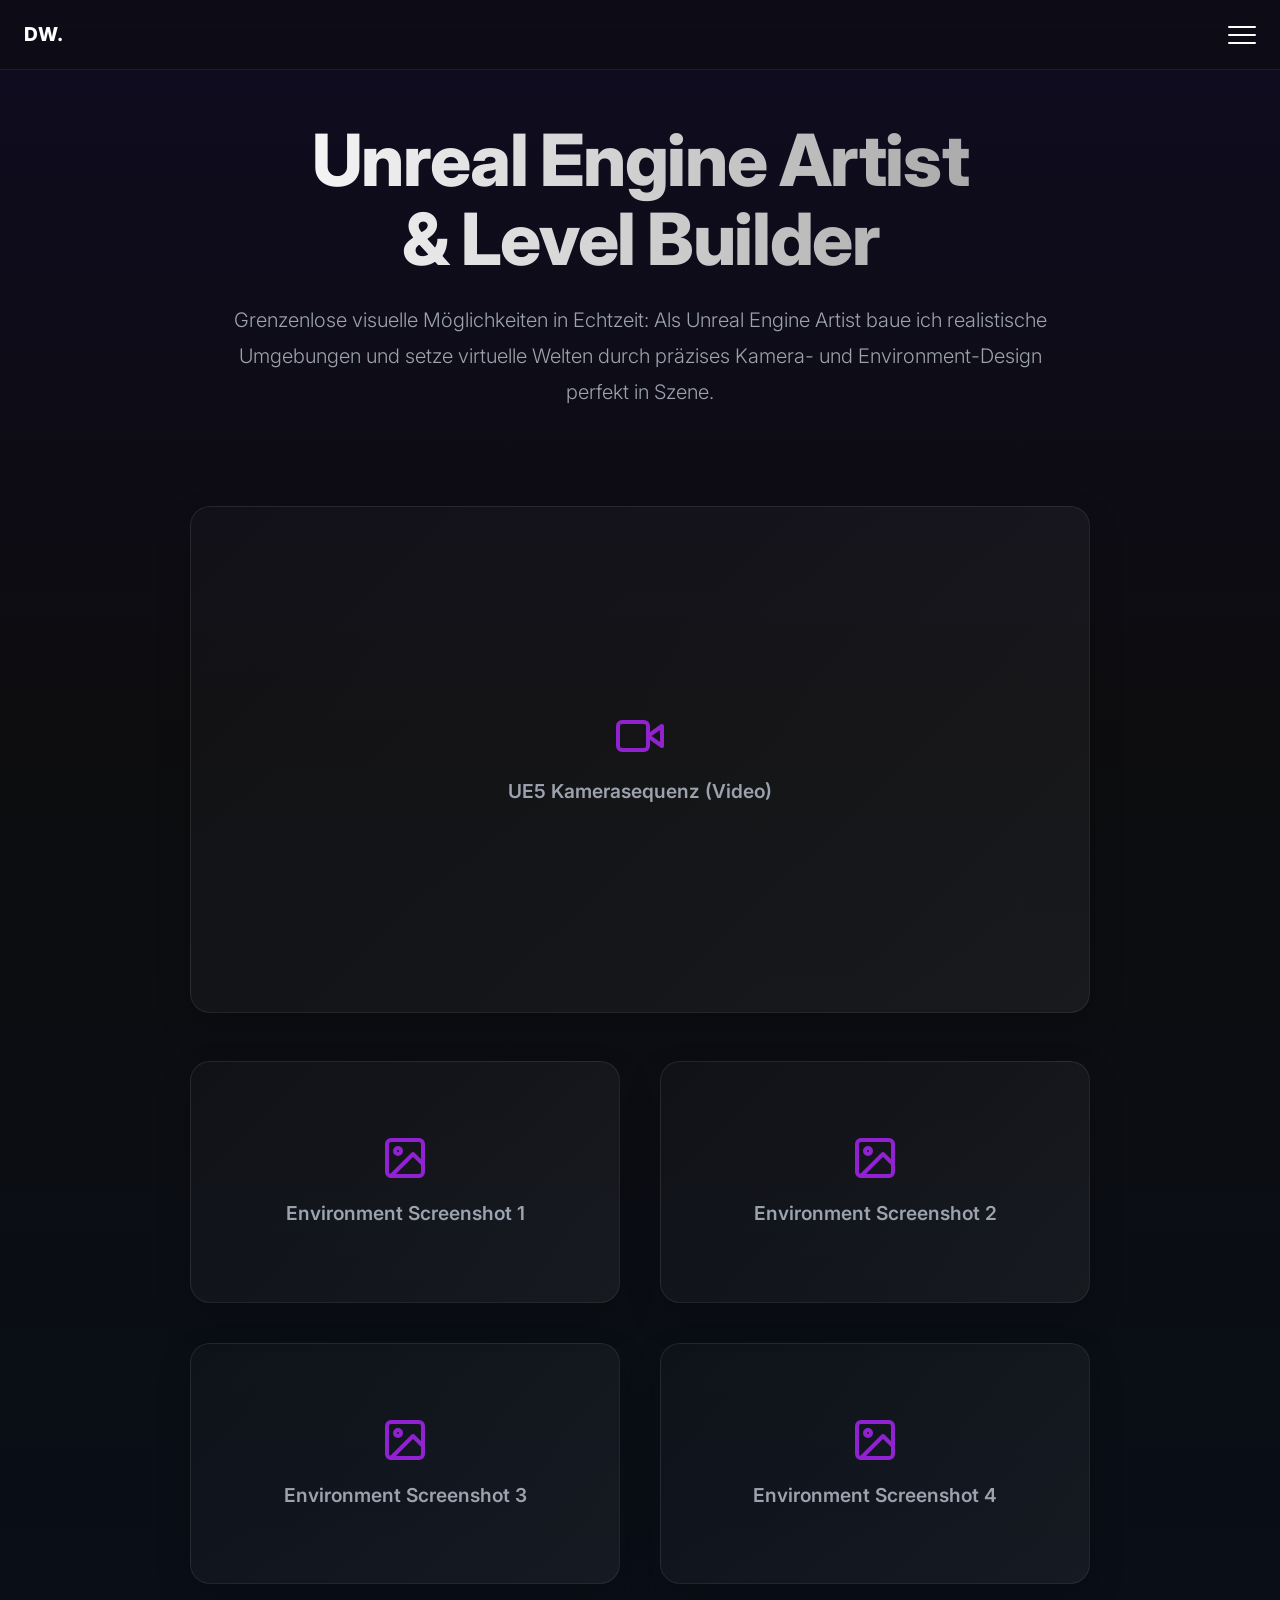
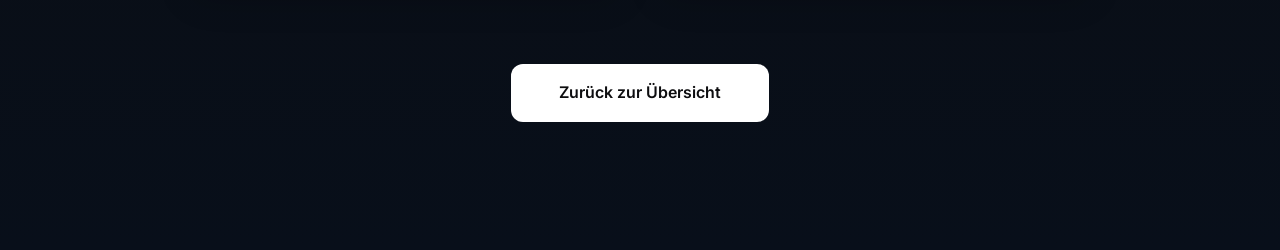
<file: unreal-artist.html>
<!DOCTYPE html>
<html lang="de">

<head>
    <meta charset="UTF-8">
    <meta name="viewport" content="width=device-width, initial-scale=1.0">
    <title>Details | Daniel Weimann</title>
    <meta name="theme-color" content="#080f1a">
    <link rel="preconnect" href="https://fonts.googleapis.com">
    <link rel="preconnect" href="https://fonts.gstatic.com" crossorigin>
    <link href="https://fonts.googleapis.com/css2?family=Inter:wght@300;400;600;800&display=swap" rel="stylesheet">
    <link rel="stylesheet" href="style.css?v=1.14">
</head>

<body class="centered-layout">
    <!-- Navigation -->
    <header class="header">
        <a href="index.html" class="logo">DW.</a>
        <div class="menu-toggle" id="mobile-menu">
            <span class="bar"></span>
            <span class="bar"></span>
            <span class="bar"></span>
        </div>
        <nav class="nav-menu">
            <ul>
                <li><a href="index.html" class="nav-link">Home</a></li>
                <li><a href="index.html#projects" class="nav-link">Arbeitsbereiche</a></li>
                <li><a href="contact.html" class="nav-link">Contact</a></li>
            </ul>
        </nav>
    </header>

    <div class="blob blob-1"></div>
    <div class="blob blob-2"></div>

    <main>
        <section class="detail-hero">
            <h1 class="detail-title">Unreal Engine Artist<br>& Level Builder</h1>
            <p class="detail-subtitle">Grenzenlose visuelle Möglichkeiten in Echtzeit: Als Unreal Engine Artist baue ich realistische Umgebungen und setze virtuelle Welten durch präzises Kamera- und Environment-Design perfekt in Szene.</p>
        </section>

        <section class="video-showcase">
            <!-- UE5 Kamerasequenz Video Placeholder -->
            <div class="video-placeholder video-16-9">
                <svg viewBox="0 0 24 24" fill="none" stroke="currentColor" stroke-width="2" stroke-linecap="round" stroke-linejoin="round"> <path d="M23 7l-7 5 7 5V7z"></path> <rect x="1" y="5" width="15" height="14" rx="2" ry="2"></rect> </svg>
                <span>UE5 Kamerasequenz (Video)</span>
            </div>

            <!-- Screenshot Grid -->
            <div class="screenshot-grid">
                <!-- Screenshot 1 -->
                <div class="video-placeholder video-16-9" style="max-width: 100%;">
                    <svg viewBox="0 0 24 24" fill="none" stroke="currentColor" stroke-width="2" stroke-linecap="round" stroke-linejoin="round"> <rect x="3" y="3" width="18" height="18" rx="2" ry="2"></rect> <circle cx="8.5" cy="8.5" r="1.5"></circle> <polyline points="21 15 16 10 5 21"></polyline> </svg>
                    <span>Environment Screenshot 1</span>
                </div>
                <!-- Screenshot 2 -->
                <div class="video-placeholder video-16-9" style="max-width: 100%;">
                    <svg viewBox="0 0 24 24" fill="none" stroke="currentColor" stroke-width="2" stroke-linecap="round" stroke-linejoin="round"> <rect x="3" y="3" width="18" height="18" rx="2" ry="2"></rect> <circle cx="8.5" cy="8.5" r="1.5"></circle> <polyline points="21 15 16 10 5 21"></polyline> </svg>
                    <span>Environment Screenshot 2</span>
                </div>
                <!-- Screenshot 3 -->
                <div class="video-placeholder video-16-9" style="max-width: 100%;">
                    <svg viewBox="0 0 24 24" fill="none" stroke="currentColor" stroke-width="2" stroke-linecap="round" stroke-linejoin="round"> <rect x="3" y="3" width="18" height="18" rx="2" ry="2"></rect> <circle cx="8.5" cy="8.5" r="1.5"></circle> <polyline points="21 15 16 10 5 21"></polyline> </svg>
                    <span>Environment Screenshot 3</span>
                </div>
                <!-- Screenshot 4 -->
                <div class="video-placeholder video-16-9" style="max-width: 100%;">
                    <svg viewBox="0 0 24 24" fill="none" stroke="currentColor" stroke-width="2" stroke-linecap="round" stroke-linejoin="round"> <rect x="3" y="3" width="18" height="18" rx="2" ry="2"></rect> <circle cx="8.5" cy="8.5" r="1.5"></circle> <polyline points="21 15 16 10 5 21"></polyline> </svg>
                    <span>Environment Screenshot 4</span>
                </div>
            </div>

            <a href="index.html#projects" class="submit-btn" style="text-decoration: none; display: inline-block; width: auto; padding: 1rem 3rem; margin-top: 2rem;">Zurück zur Übersicht</a>
        </section>
    </main>

    <script src="script.js?v=1.14"></script>
</body>

</html>
</file>
<file: style.css>
:root {
    --bg-color: #0d0d0f;
    --text-primary: #ffffff;
    --text-secondary: #9ca3af;
    --glass-bg: rgba(255, 255, 255, 0.03);
    --glass-border: rgba(255, 255, 255, 0.08);
    --glow-color: rgba(176, 38, 255, 0.25);
    --accent: #b026ff;
    --font-main: 'Inter', sans-serif;
}

/* ==========================================================================
   RESET & BASE STYLES
   ========================================================================== */

* {
    margin: 0;
    padding: 0;
    box-sizing: border-box;
}

html {
    background-color: #080f1a;
    overflow-x: hidden;
}

body {
    background: linear-gradient(180deg, #0f0c20 0%, #0d0d0f 40%, #080f1a 100%);
    color: var(--text-primary);
    font-family: var(--font-main);
    line-height: 1.6;
    position: relative;
    -webkit-font-smoothing: antialiased;
    min-height: 100dvh;
    /* overflow-x moved to html to prevent scroll-blocking on some devices */
}

/* Base style for centered pages (like contact) */
body.centered-layout {
    display: flex;
    flex-direction: column;
    justify-content: center;
}

/* ==========================================================================
   BACKGROUND NOISE & BLOBS
   ========================================================================== */

/* Noise filter removed as per user request */

.blob {
    position: fixed;
    border-radius: 50%;
    filter: blur(120px);
    z-index: -1;
    pointer-events: none;
    opacity: 0.4;
}

.blob-1 {
    width: 40vw;
    height: 40vw;
    background: rgba(176, 38, 255, 0.25);
    top: -10vw;
    left: -10vw;
}

.blob-2 {
    width: 35vw;
    height: 35vw;
    background: rgba(255, 42, 109, 0.2);
    bottom: -10vw;
    right: -10vw;
}

/* ==========================================================================
   GLOBAL UTILITIES
   ========================================================================== */

.container {
    width: 100%;
    max-width: 1200px;
    margin: 0 auto;
    padding: 0 2rem;
}

section {
    position: relative;
    z-index: 1;
}

.glass-panel {
    background: var(--glass-bg);
    backdrop-filter: blur(12px);
    -webkit-backdrop-filter: blur(12px);
    border: 1px solid var(--glass-border);
    border-radius: 24px;
}

/* Scroll Animations */
.hidden {
    opacity: 0;
    transform: translateY(40px);
    transition: all 0.8s ease-out;
    will-change: opacity, transform;
}

.show {
    opacity: 1;
    transform: translateY(0);
}

@keyframes fadeInUp {
    to {
        opacity: 1;
        transform: translateY(0);
    }
}

/* Typography */
h1, h2, h3 {
    font-weight: 800;
    letter-spacing: -0.02em;
}

.section-title {
    font-size: clamp(2rem, 5vw, 3rem);
    margin-bottom: 3.5rem;
    text-align: center;
    background-image: linear-gradient(135deg, #ffffff 0%, #9ca3af 100%);
    -webkit-background-clip: text;
    background-clip: text;
    -webkit-text-fill-color: transparent;
    color: transparent;
}

/* ==========================================================================
   NAVIGATION HEADER
   ========================================================================== */

.header {
    position: fixed;
    top: 0;
    left: 0;
    width: 100%;
    display: flex;
    justify-content: space-between;
    align-items: center;
    padding: 1.2rem 1.5rem;
    z-index: 1000;
    background: rgba(13, 13, 15, 0.5);
    backdrop-filter: blur(10px);
    -webkit-backdrop-filter: blur(10px);
    border-bottom: 1px solid var(--glass-border);
}

.logo {
    font-weight: 800;
    font-size: 1.2rem;
    letter-spacing: 1px;
    z-index: 1002;
    color: var(--text-primary);
    text-decoration: none;
    cursor: pointer;
    transition: opacity 0.3s ease;
}

.logo:hover {
    opacity: 0.8;
}

.menu-toggle {
    display: flex;
    flex-direction: column;
    justify-content: space-between;
    width: 28px;
    height: 18px;
    cursor: pointer;
    z-index: 1002;
}

.menu-toggle .bar, .nav-link, .submit-btn, .footer-links a, .video-placeholder, .form-input, .detail-link {
    transition: all 0.3s ease;
}

.menu-toggle .bar {
    height: 2px;
    width: 100%;
    background-color: var(--text-primary);
    border-radius: 2px;
}

.menu-toggle.is-active .bar:nth-child(1) {
    transform: translateY(8px) rotate(45deg);
    background: var(--accent);
}

.menu-toggle.is-active .bar:nth-child(2) {
    opacity: 0;
}

.menu-toggle.is-active .bar:nth-child(3) {
    transform: translateY(-8px) rotate(-45deg);
    background: var(--accent);
}

.nav-menu {
    position: fixed;
    top: 0;
    left: 0;
    width: 100vw;
    height: 100vh;
    height: 100dvh;
    background: rgba(13, 13, 15, 0.95);
    backdrop-filter: blur(15px);
    -webkit-backdrop-filter: blur(15px);
    display: flex;
    flex-direction: column;
    justify-content: center;
    align-items: center;
    transform: translateY(-100%);
    transition: transform 0.4s cubic-bezier(0.175, 0.885, 0.32, 1);
    z-index: 1001;
}

.nav-menu.active {
    transform: translateY(0);
}

.nav-menu ul {
    display: flex;
    flex-direction: column;
    gap: 2.5rem;
    text-align: center;
    list-style: none;
}

.nav-link {
    color: var(--text-primary);
    text-decoration: none;
    font-size: 2rem;
    font-weight: 600;
}

.nav-link:hover {
    color: var(--accent);
}

/* ==========================================================================
   HERO SECTION
   ========================================================================== */

.hero {
    min-height: 100dvh;
    display: flex;
    flex-direction: column;
    align-items: center;
    justify-content: center;
    padding: 100px 1.5rem 4rem;
    text-align: center;
    width: 100%;
}

.hero-content {
    display: flex;
    flex-direction: column;
    align-items: center;
    gap: 1.5rem;
    width: 100%;
}

.profile-container {
    display: flex;
    flex-direction: column;
    align-items: center;
    gap: 1rem;
    margin-bottom: 1.5rem;
}

.profile-text {
    display: flex;
    flex-direction: column;
    align-items: center;
    gap: 0.6rem;
}

.profile-image {
    width: 100px;
    height: 100px;
    flex-shrink: 0;
    border-radius: 50%;
    object-fit: cover;
    object-position: center 20%; /* Focus on the face/upper body */
    border: 2px solid var(--glass-border);
    box-shadow: 0 10px 30px rgba(0, 0, 0, 0.3);
}

.profile-name {
    font-size: 1.1rem;
    font-weight: 600;
    color: var(--text-secondary);
    letter-spacing: 0.1em;
    text-transform: uppercase;
}

.profile-degree {
    font-size: 0.85rem;
    font-weight: 300;
    color: var(--text-secondary);
    opacity: 0.7;
    letter-spacing: 0.05em;
    line-height: 1.4;
}

.hero-title {
    font-size: clamp(3rem, 8vw, 6.5rem);
    line-height: 1.25;
    padding-bottom: 0.1em;
    background-image: linear-gradient(135deg, #ffffff 10%, #b026ff 60%, #ff2a6d 100%);
    -webkit-background-clip: text;
    background-clip: text;
    -webkit-text-fill-color: transparent;
    color: transparent;
}

.hero-subtitle {
    font-size: clamp(1.1rem, 2.5vw, 1.5rem);
    color: var(--text-secondary);
    max-width: 600px;
    font-weight: 300;
}

/* Specifically for the Let's Talk heading in contact */
.contact-title {
    margin-bottom: 2rem;
    font-size: clamp(2rem, 4vw, 2.5rem);
    text-align: left;
    background-image: linear-gradient(135deg, #ffffff 10%, var(--accent) 100%);
    -webkit-background-clip: text;
    background-clip: text;
    -webkit-text-fill-color: transparent;
    color: transparent;
}

.scroll-indicator {
    margin-top: 4rem;
    color: var(--text-secondary);
    animation: bounce 2s infinite;
}

@keyframes bounce {
    0%, 20%, 50%, 80%, 100% {
        transform: translateY(0);
    }
    40% {
        transform: translateY(10px);
    }
    60% {
        transform: translateY(5px);
    }
}



/* ==========================================================================
   PROJECTS SECTION
   ========================================================================== */

.projects-section {
    padding: 8rem 0;
}

.projects-grid {
    display: grid;
    grid-template-columns: repeat(auto-fit, minmax(300px, 1fr));
    gap: 2.5rem;
    justify-content: center;
}

.project-card {
    display: flex;
    flex-direction: column;
    overflow: hidden;
    transition: all 0.4s cubic-bezier(0.175, 0.885, 0.32, 1.275);
    cursor: pointer;
    background: linear-gradient(180deg, var(--glass-bg) 0%, rgba(255, 255, 255, 0.01) 100%);
}

.project-card:hover {
    transform: translateY(-8px);
    box-shadow: 0 20px 40px var(--glow-color);
    border-color: rgba(255, 255, 255, 0.2);
}

.card-image-placeholder {
    height: 240px;
    background: linear-gradient(45deg, rgba(255, 255, 255, 0.01), rgba(255, 255, 255, 0.04));
    border-bottom: 1px solid var(--glass-border);
    display: flex;
    align-items: center;
    justify-content: center;
}

.card-icon {
    width: 64px;
    height: 64px;
    color: rgba(255, 255, 255, 0.7);
    transition: transform 0.4s cubic-bezier(0.175, 0.885, 0.32, 1.275), color 0.4s ease;
}

.project-card:hover .card-icon {
    transform: scale(1.15);
    color: #fff;
}

.card-content {
    padding: 2.5rem;
    flex-grow: 1;
    display: flex;
    flex-direction: column;
    gap: 1rem;
}

.card-content h3 {
    font-size: 1.5rem;
    color: var(--text-primary);
    margin-bottom: 0.5rem;
}

.card-content p {
    color: var(--text-secondary);
    font-size: 1rem;
    font-weight: 300;
}

/* ==========================================================================
   INTERACTIVE CARDS (Arbeitsbereiche)
   ========================================================================== */

.interactive-card {
    position: relative;
}

/* Front View */
.card-front {
    display: flex;
    flex-direction: column;
    height: 100%;
    transition: opacity 0.4s ease, transform 0.4s ease;
}

/* Details View Overlay */
.card-details {
    position: absolute;
    top: 0;
    left: 0;
    width: 100%;
    height: 100%;
    background: rgba(13, 13, 15, 0.95);
    backdrop-filter: blur(15px);
    -webkit-backdrop-filter: blur(15px);
    display: flex;
    flex-direction: column;
    padding: 2.5rem;
    opacity: 0;
    pointer-events: none;
    transition: opacity 0.4s ease, transform 0.4s ease;
    transform: translateY(10px);
    z-index: 5;
}

/* State changes via Hover (Desktop) */
.interactive-card:hover .card-front {
    opacity: 0;
    pointer-events: none;
    transform: translateY(-10px);
}

.interactive-card:hover .card-details {
    opacity: 1;
    pointer-events: auto;
    transform: translateY(0);
}

/* Fallback for Touch Devices via JS click */
.interactive-card.show-details .card-front {
    opacity: 0;
    pointer-events: none;
    transform: translateY(-10px);
}

.interactive-card.show-details .card-details {
    opacity: 1;
    pointer-events: auto;
    transform: translateY(0);
}

/* Details Header & Back Button */
.details-header {
    display: flex;
    justify-content: space-between;
    align-items: center;
    margin-bottom: 2rem;
    border-bottom: 1px solid var(--glass-border);
    padding-bottom: 1rem;
}

.details-header h3 {
    font-size: 1.2rem;
    color: var(--accent);
}

.back-btn {
    background: transparent;
    border: none;
    color: var(--text-secondary);
    cursor: pointer;
    display: flex;
    align-items: center;
    justify-content: center;
    width: 36px;
    height: 36px;
    border-radius: 50%;
    transition: all 0.2s ease;
}

.back-btn:hover {
    background: rgba(255, 255, 255, 0.1);
    color: var(--text-primary);
}

.back-btn svg {
    width: 20px;
    height: 20px;
}

/* Links inside details */
.details-links {
    display: flex;
    flex-direction: column;
    gap: 1rem;
    flex-grow: 1;
    justify-content: center;
}

.detail-link {
    display: flex;
    justify-content: space-between;
    align-items: center;
    text-decoration: none;
    color: var(--text-primary);
    padding: 1rem 1.2rem;
    background: rgba(255, 255, 255, 0.03);
    border: 1px solid var(--glass-border);
    border-radius: 12px;
    font-weight: 400;
}

.detail-link:hover {
    background: rgba(176, 38, 255, 0.15);
    border-color: var(--accent);
    transform: translateX(5px);
}

.detail-link svg {
    width: 20px;
    height: 20px;
    color: var(--accent);
}

.simple-link-card {
    text-decoration: none;
}

/* Stagger Delays for Project Cards */
.projects-grid.show .project-card:nth-child(1) {
    transition-delay: 0.1s;
}
.projects-grid.show .project-card:nth-child(2) {
    transition-delay: 0.25s;
}
.projects-grid.show .project-card:nth-child(3) {
    transition-delay: 0.4s;
}
.projects-grid.show .project-card:nth-child(4) {
    transition-delay: 0.55s;
}

/* ==========================================================================
   CONTACT FORMS
   ========================================================================== */

.contact-section {
    padding: 8rem 0;
    display: flex;
    align-items: center;
    justify-content: center;
    min-height: 80vh;
}

.contact-card {
    max-width: 600px;
    margin: 0 auto;
    padding: 3rem;
    animation: fadeInUp 0.8s ease-out forwards;
    opacity: 0;
    transform: translateY(30px);
}

.form-group {
    margin-bottom: 1.5rem;
}

.form-group label {
    display: block;
    margin-bottom: 0.5rem;
    color: var(--text-secondary);
    font-size: 0.95rem;
}

.form-input {
    width: 100%;
    padding: 1rem;
    border-radius: 12px;
    border: 1px solid var(--glass-border);
    background: rgba(255, 255, 255, 0.03);
    color: var(--text-primary);
    font-family: var(--font-main);
    font-size: 1rem;
    outline: none;
}

.form-input:focus {
    border-color: var(--accent);
    background: rgba(255, 255, 255, 0.06);
}

textarea.form-input {
    resize: vertical;
    min-height: 120px;
}

.submit-btn {
    width: 100%;
    padding: 1rem;
    border-radius: 12px;
    border: none;
    background: var(--text-primary);
    color: var(--bg-color);
    font-family: inherit;
    font-weight: 600;
    font-size: 1rem;
    cursor: pointer;
}

.submit-btn:hover {
    background: var(--accent);
    transform: translateY(-2px);
    box-shadow: 0 10px 20px var(--glow-color);
}

/* ==========================================================================
   FOOTER
   ========================================================================== */

.site-footer {
    padding: 4rem 0 3rem;
    border-top: 1px solid var(--glass-border);
    margin-top: 5rem;
    position: relative;
    z-index: 1;
}

.footer-content {
    display: flex;
    justify-content: space-between;
    align-items: center;
    flex-wrap: wrap;
    gap: 1.5rem;
}

.footer-logo {
    font-weight: 800;
    font-size: 1.5rem;
    color: var(--text-primary);
}

.footer-links {
    display: flex;
    gap: 2rem;
}

.footer-links a {
    color: var(--text-secondary);
    text-decoration: none;
    font-size: 0.95rem;
    font-weight: 400;
}

.footer-links a:hover {
    color: var(--accent);
}

/* ==========================================================================
   DETAIL PAGES (Arbeitsbereiche Unterseiten)
   ========================================================================== */

.detail-hero {
    padding: 120px 1.5rem 4rem;
    text-align: center;
    max-width: 900px;
    margin: 0 auto;
}

.detail-title {
    font-size: clamp(2.5rem, 6vw, 4.5rem);
    font-weight: 800;
    margin-bottom: 1.5rem;
    background-image: linear-gradient(90deg, #fff, #a0a0a0);
    -webkit-background-clip: text;
    background-clip: text;
    -webkit-text-fill-color: transparent;
    color: transparent;
    line-height: 1.1;
    letter-spacing: -0.02em;
}

.detail-subtitle {
    font-size: clamp(1rem, 2vw, 1.25rem);
    color: var(--text-secondary);
    line-height: 1.8;
    font-weight: 300;
}

.video-showcase {
    padding: 2rem 1.5rem 8rem;
    max-width: 1200px;
    margin: 0 auto;
    display: flex;
    flex-direction: column;
    gap: 3rem;
    align-items: center;
}

.video-placeholder {
    background: linear-gradient(135deg, rgba(255, 255, 255, 0.02), rgba(255, 255, 255, 0.05));
    border: 1px solid var(--glass-border);
    border-radius: 20px;
    display: flex;
    flex-direction: column;
    align-items: center;
    justify-content: center;
    color: var(--text-secondary);
    font-weight: 600;
    font-size: 1.2rem;
    box-shadow: 0 15px 35px rgba(0, 0, 0, 0.2);
}

.video-placeholder:hover {
    border-color: rgba(255, 255, 255, 0.15);
    background: linear-gradient(135deg, rgba(255, 255, 255, 0.03), rgba(255, 255, 255, 0.08));
}

.video-placeholder svg {
    width: 48px;
    height: 48px;
    margin-bottom: 1rem;
    color: var(--accent);
    opacity: 0.8;
}

.video-16-9 {
    width: 100%;
    max-width: 900px;
    aspect-ratio: 16 / 9;
}

.shorts-container {
    display: flex;
    gap: 2.5rem;
    width: 100%;
    max-width: 900px;
    justify-content: center;
}

.video-9-16 {
    flex: 1;
    max-width: 350px;
    aspect-ratio: 9 / 16;
}

.video-16-9-half {
    flex: 1;
    max-width: 450px;
    aspect-ratio: 16 / 9;
}

.screenshot-grid {
    display: grid;
    grid-template-columns: repeat(2, 1fr);
    gap: 2.5rem;
    width: 100%;
    max-width: 900px;
}

/* ==========================================================================
   MEDIA QUERIES
   ========================================================================== */

@media (max-width: 768px) {
    .projects-grid {
        gap: 1.5rem;
    }
    
    .card-content {
        padding: 1.5rem;
    }
    
    .shorts-container {
        flex-direction: column;
        align-items: center;
        gap: 2rem;
    }
    
    .video-9-16,
    .video-16-9-half {
        width: 100%;
        max-width: 100%;
    }
    
    .screenshot-grid {
        grid-template-columns: 1fr;
        gap: 1.5rem;
    }
}
</file>
